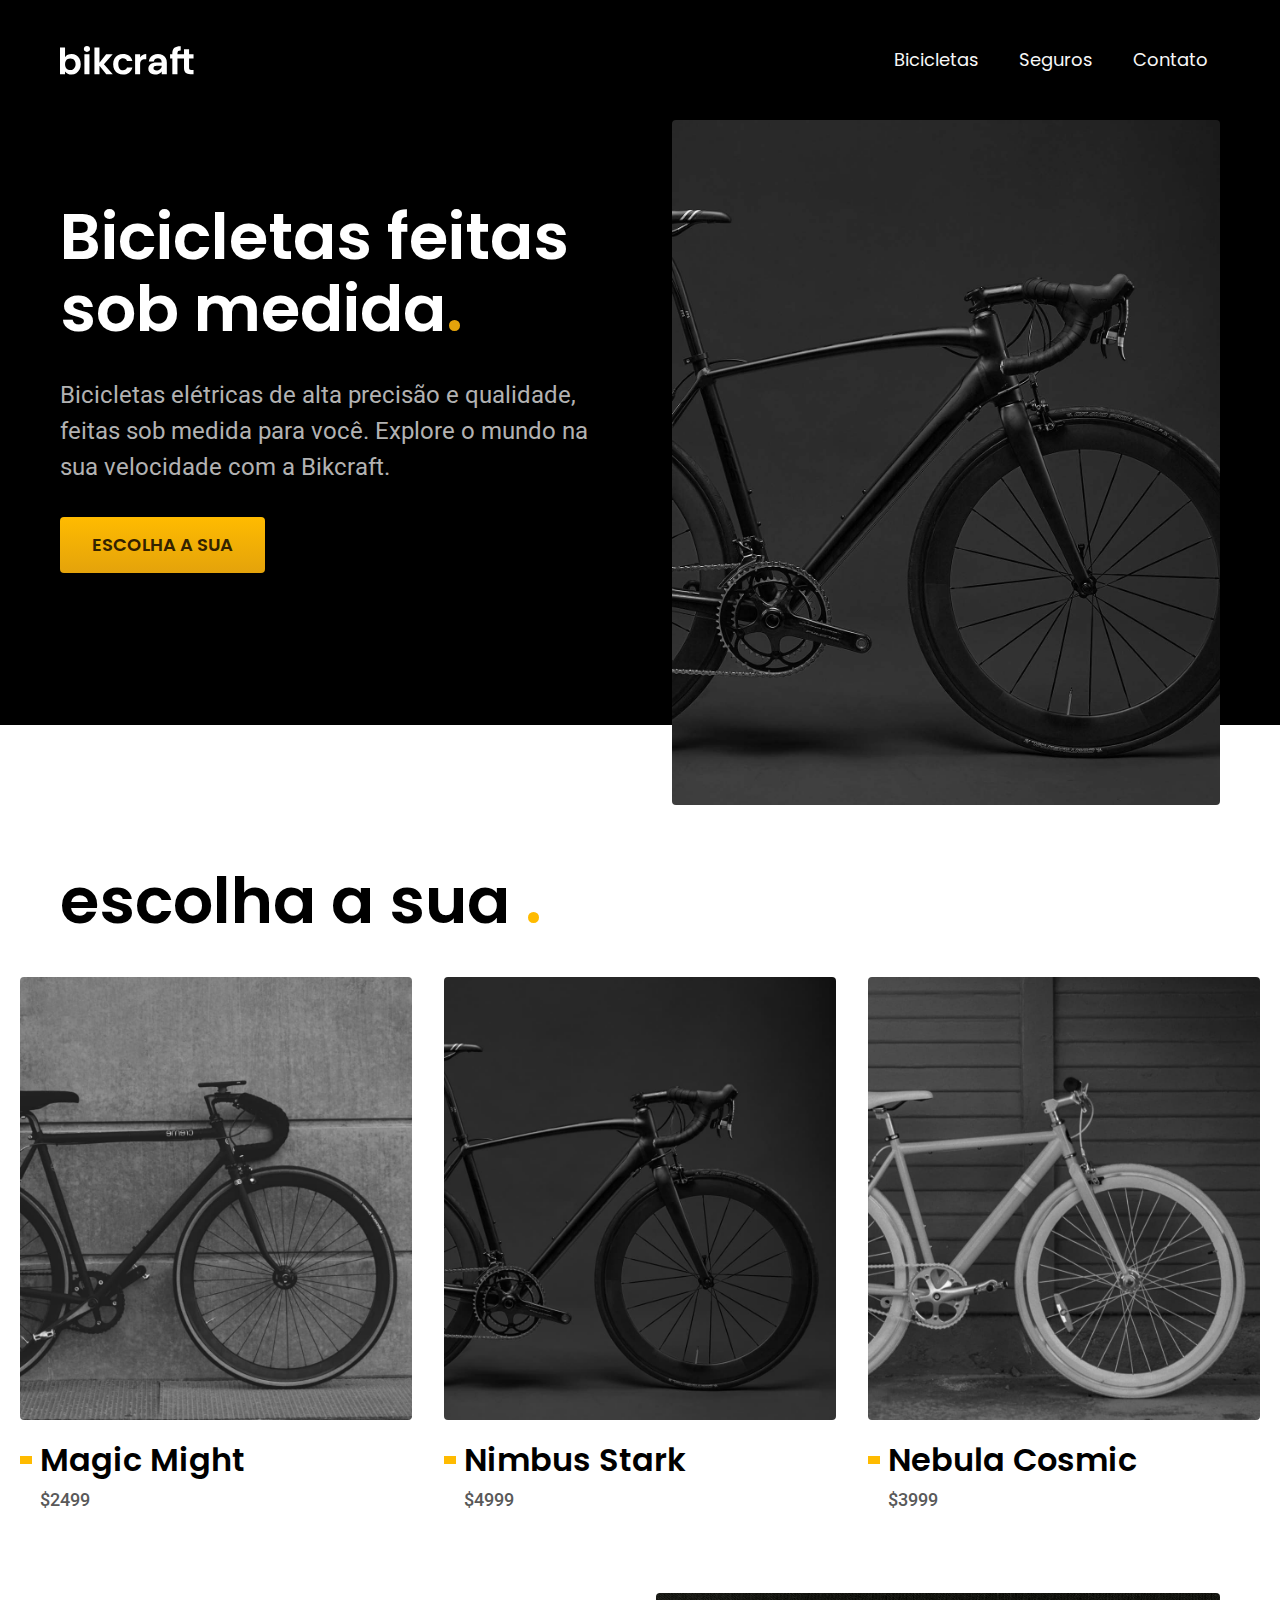
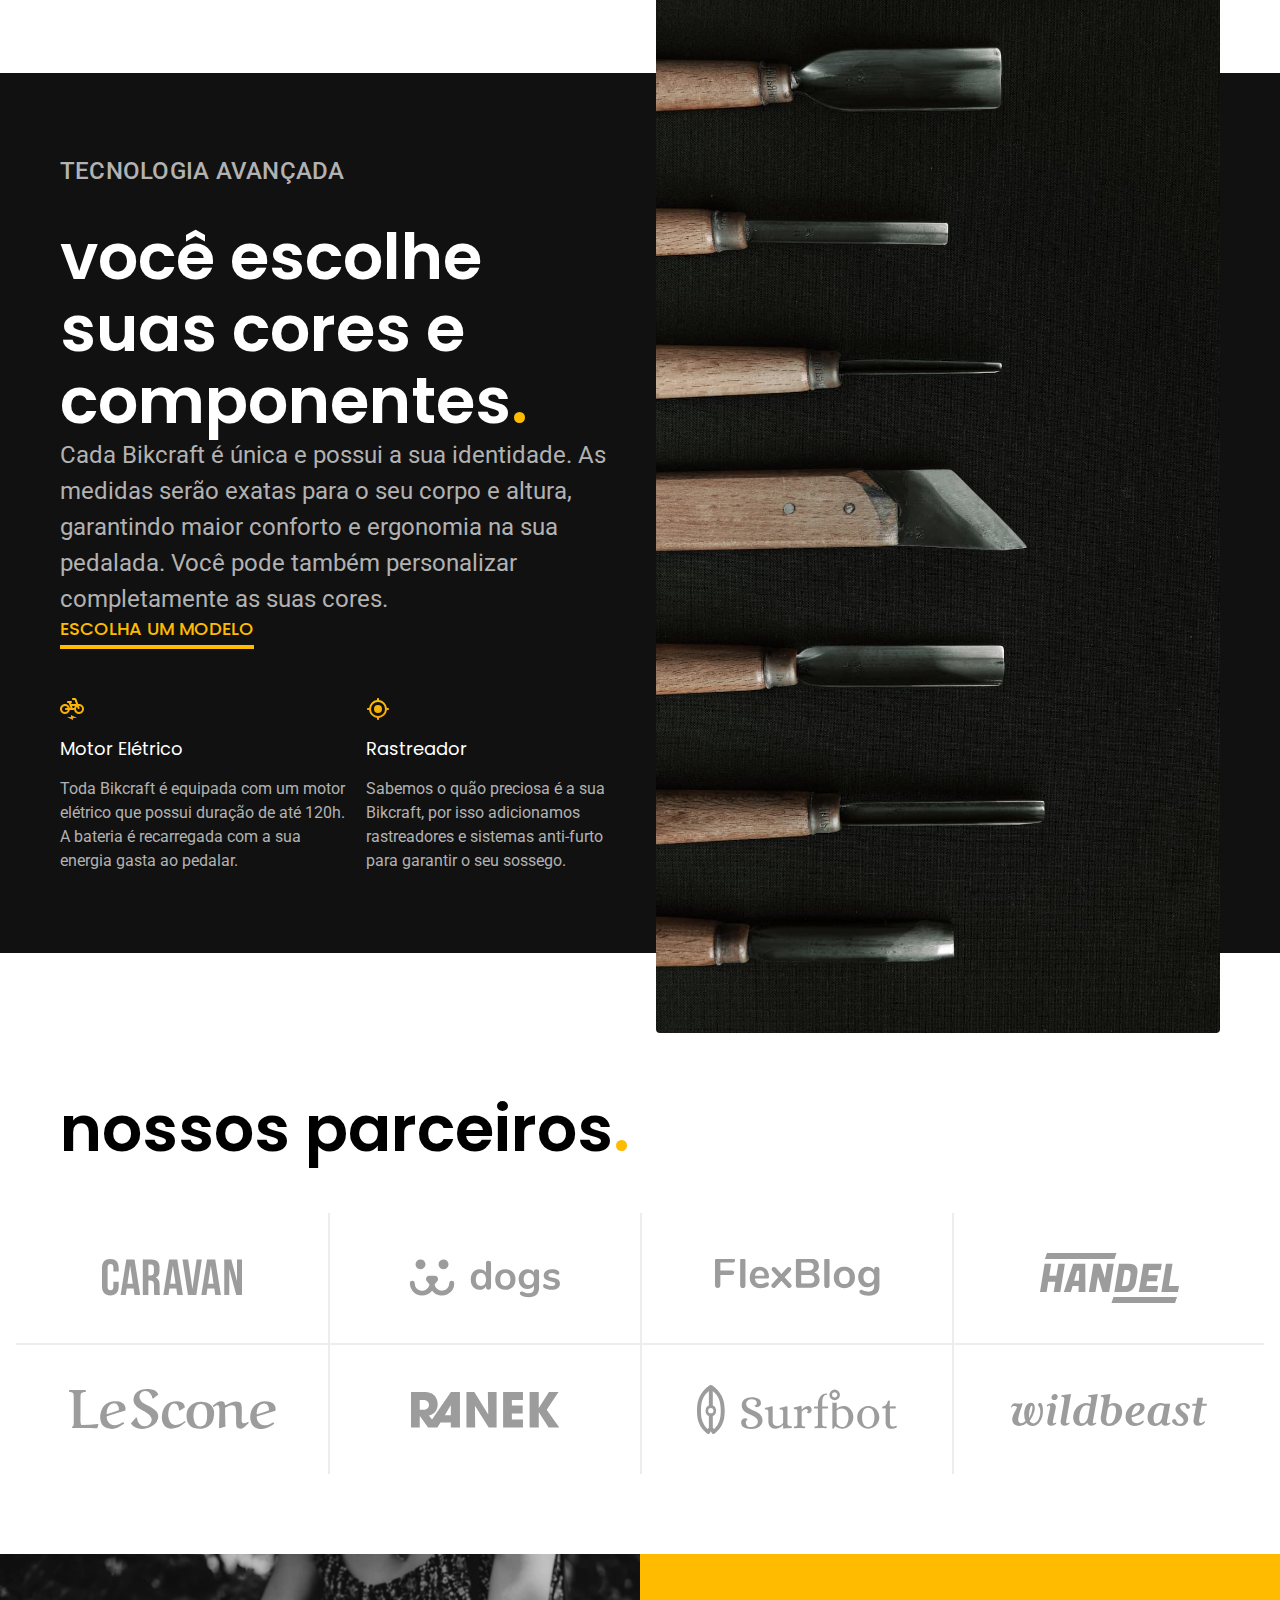
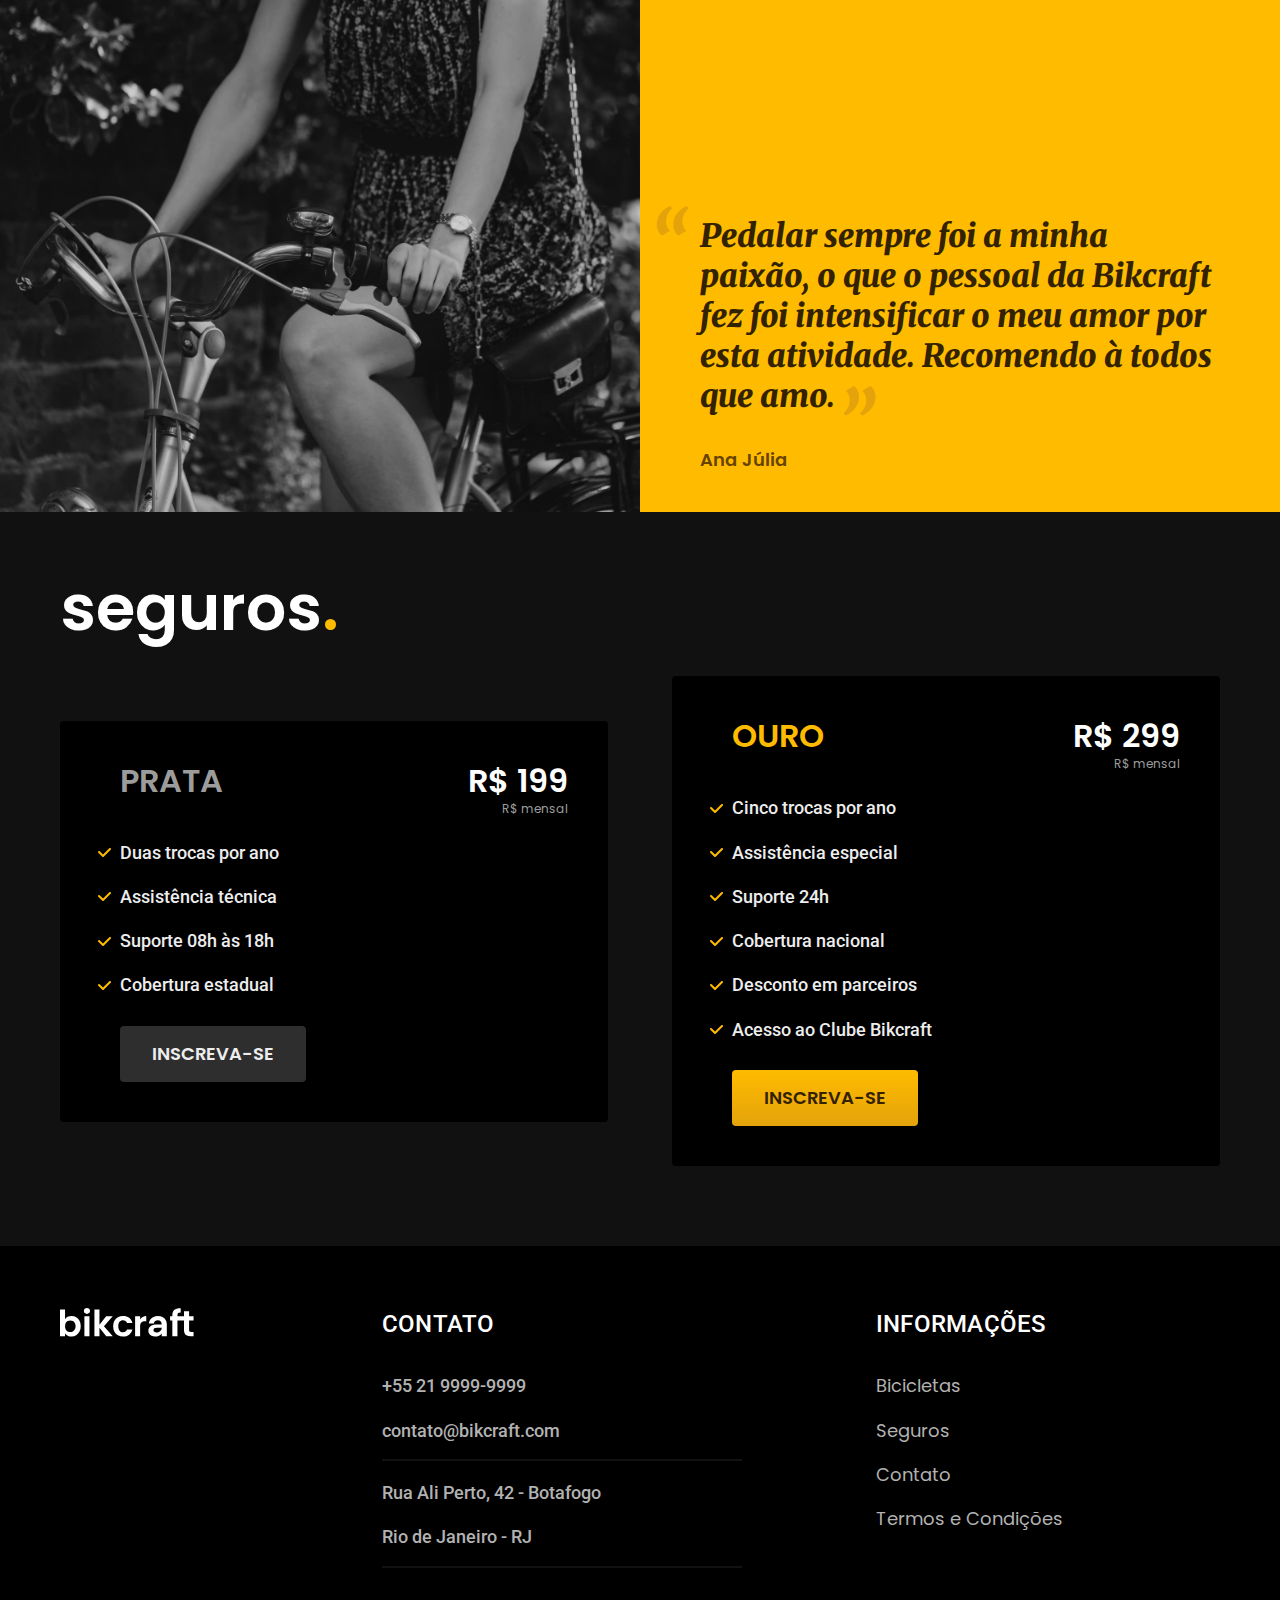
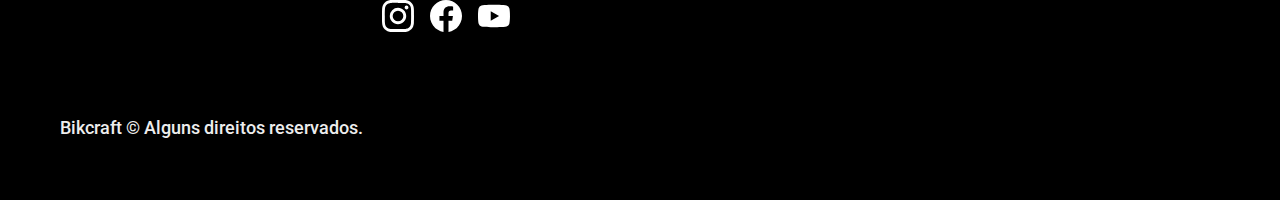
<file: index.html>
<!DOCTYPE html>
<html lang="pt-BR">

<head>
  <meta charset="UTF-8">
  <meta name="viewport" content="width=device-width, initial-scale=1.0">
  <meta name="description" content="Bicicletas elétricas de alta precisão e qualidade, feitas sob medida para você. Explore o mundo na sua velocidade com a Bikcraft.">

  <link rel="preconnect" href="https://fonts.googleapis.com">
  <link rel="preconnect" href="https://fonts.gstatic.com" crossorigin>
  <link href="https://fonts.googleapis.com/css2?family=Merriweather:ital,wght@1,900&family=Poppins:wght@400;500;600&family=Roboto:wght@400;500&display=swap" rel="stylesheet">
  <link rel="stylesheet" href="./css/style.css">
  <title>Bikcraft - Bicicletas elétricas</title>
</head>

<body>
  <header class="header-bg">
    <div class="header container">
      <a href="./">
        <img src="./img/bikcraft.svg" alt="Bikcraft">
      </a>
      <nav aria-label="primaria">
        <ul class="header-menu font-1-m cor-01">
          <li><a href="./bicicletas.html">Bicicletas</a></li>
          <li><a href="./seguros.html">Seguros</a></li>
          <li><a href="./contato.html">Contato</a></li>
        </ul>
      </nav>
    </div>
  </header>
  <main class="intro-bg">
    <div class="container intro">
      <div class="intro-conteudo">
        <h1 class="font-1-xxl">Bicicletas feitas sob medida<span class="cor-p2">.</span></h1>
        <p class="font-2-l cor-05">Bicicletas elétricas de alta precisão e qualidade, feitas sob medida para você. Explore o mundo na sua velocidade com a Bikcraft.</p>
        <a class="botao" href="./bicicletas.html">Escolha a sua</a>
      </div>
      <div>
        <img src="./img/fotos/introducao.jpg" alt="Numbus Stark">
      </div>
    </div>
  </main>
  <article class="bicicletas-lista">
    <h2 class="container font-1-xxl">escolha a sua <span class="cor-p1">.</span></h2>
    <ul class="bicicletas-lista-items">
      <li>
        <a href="./bicicletas/magic.html">
          <img src="./img/bicicletas/magic-home.jpg" alt="Bicicleta preta">
          <h3 class="font-1-xl">Magic Might</h3>
          <p class="font-2-m cor-08">$2499</p>
        </a>
      </li>
      <li>
        <a href="./bicicletas/nimbus.html">
          <img src="./img/bicicletas/nimbus-home.jpg" alt="Bicicleta preta">
          <h3 class="font-1-xl">Nimbus Stark</h3>
          <p class="font-2-m cor-08">$4999</p>
        </a>
      </li>
      <li>
        <a href="./bicicletas/nebula.html">
          <img src="./img/bicicletas/nebula-home.jpg" alt="Bicicleta preta">
          <h3 class="font-1-xl">Nebula Cosmic</h3>
          <p class="font-2-m cor-08">$3999</p>
        </a>
      </li>
    </ul>
  </article>
  <article class="tecnologia-bg">
    <div class="tecnologia container">
      <div class="tecnologia-conteudo">
        <span class="font-2-l-b cor-05">tecnologia avançada</span>
        <h2 class="font-1-xxl cor-00">você escolhe suas cores e componentes<span class="cor-p1">.</span></h2>
        <p class="font-2-l cor-05">Cada Bikcraft é única e possui a sua identidade. As medidas serão exatas para o seu corpo e altura, garantindo maior conforto e ergonomia na sua pedalada. Você pode também personalizar completamente as suas cores.</p>
        <a class="link" href="./bicicletas.html">escolha um modelo</a>
        <div class="tecnologia-vantagens">
          <div>
            <h3 class="font-1-m cor-00 vantagem" id="reparo">Motor Elétrico</h3>
            <p class="font-2-s cor-05">Toda Bikcraft é equipada com um motor elétrico que possui duração de até 120h. A bateria é recarregada com a sua energia gasta ao pedalar.</p>
          </div>
          <div>
            <h3 class="font-1-m cor-00 vantagem" id="rastreador">Rastreador</h3>
            <p class="font-2-s cor-05">Sabemos o quão preciosa é a sua Bikcraft, por isso adicionamos rastreadores e sistemas anti-furto para garantir o seu sossego.</p>
          </div>
        </div>
      </div>
      <div class="tecnologia-img">
        <img src="img/fotos/tecnologia.jpg" alt="">
      </div>
    </div>
  </article>
  <section class="parceiros" aria-label="Nossos Parceiros">
    <h2 class="container font-1-xxl">nossos parceiros<span class="cor-p1">.</span></h2>
    <ul class="parceiros-lista">
      <li><img src="./img/parceiros/caravan.svg" alt="Caravan"></li>
      <li><img src="./img/parceiros/dogs.svg" alt="Dogs"></li>
      <li><img src="./img/parceiros/flexblog.svg" alt="Flexbox"></li>
      <li><img src="./img/parceiros/handel.svg" alt="Handel"></li>
      <li><img src="./img/parceiros/lescone.svg" alt="Lescone"></li>
      <li><img src="./img/parceiros/ranek.svg" alt="Ranek"></li>
      <li><img src="./img/parceiros/surfbot.svg" alt="surfbot"></li>
      <li><img src="./img/parceiros/wildbeast.svg" alt="Wildbeast"></li>
    </ul>
  </section>

  <section class="depoimento" aria-label="Depoimento">
    <div>
      <img src="./img/fotos/depoimento.jpg" alt="Pessoa pedalando uma bicicleta Bikcraft">
    </div>
    <div class="depoimento-conteudo">
      <blockquote class="font-1-xl cor-p5">
        <p>Pedalar sempre foi a minha paixão, o que o pessoal da Bikcraft fez foi intensificar o meu amor por esta atividade. Recomendo à todos que amo.</p>
      </blockquote>
      <span class="font-1-m-b cor-p4">Ana Júlia</span>
    </div>
  </section>
  <article class="seguros-bg">
    <div class="seguros container ">
      <h2 class="font-1-xxl cor-00">seguros<span class="cor-p1">.</span></h2>
      <div class="seguros-item">
        <h3 class="font-1-xl cor-06">PRATA</h3>
        <span class="font-1-xl cor-00">R$ 199<span class="font-1-xs cor-06">R$ mensal</span></span>
        <ul class="font-2-m cor-02">
          <li>Duas trocas por ano</li>
          <li>Assistência técnica</li>
          <li>Suporte 08h às 18h</li>
          <li>Cobertura estadual</li>
        </ul>
        <a class="botao secundario" href="./orcamento.html">inscreva-se</a>
      </div>
      <div class="seguros-item">
        <h3 class="font-1-xl cor-p1">OURO</h3>
        <span class="font-1-xl cor-00">R$ 299<span class="font-1-xs cor-06">R$ mensal</span></span>
        <ul class="font-2-m cor-02">
          <li>Cinco trocas por ano</li>
          <li>Assistência especial</li>
          <li>Suporte 24h</li>
          <li>Cobertura nacional</li>
          <li>Desconto em parceiros</li>
          <li>Acesso ao Clube Bikcraft</li>
        </ul>
        <a class="botao" href="./orcamento.html">inscreva-se</a>
      </div>
    </div>
  </article>
  <footer class="footer-bg">
    <div class="footer container">
      <img src="img/bikcraft.svg" alt="Bikcraft">
      <div class="footer-contato">
        <h3 class="font-2-l-b cor-00">contato</h3>
        <ul class="font-2-m cor-05">
          <li><a href="tel:+552199999999">+55 21 9999-9999</a></li>
          <li><a href="mailto:contato@bikcraft.com">contato@bikcraft.com</a></li>
          <li>Rua Ali Perto, 42 - Botafogo</li>
          <li>Rio de Janeiro - RJ</li>
        </ul>
        <div class="footer-redes">
          <a href="./"><img src="img/redes/instagram.svg" alt="Instagram"></a>
          <a href="./"><img src="img/redes/facebook.svg" alt="Facebook"></a>
          <a href="./"><img src="img/redes/youtube.svg" alt="Youtube"></a>
        </div>
      </div>
      <div class="footer-informacoes">
        <h3 class="font-2-l-b cor-00">informações</h3>
        <nav>
          <ul class="font-1-m cor-05">
            <li><a href="./bicicletas.html">Bicicletas</a></li>
            <li><a href="./seguros.html">Seguros</a></li>
            <li><a href="./contato.html">Contato</a></li>
            <li><a href="./termos.html">Termos e Condições</a></li>
          </ul>
        </nav>
      </div>
      <p class="footer-copy font-2-m cor-02"">Bikcraft © Alguns direitos reservados.</p>
    </div>
  </footer>
</body>

</html>
</file>
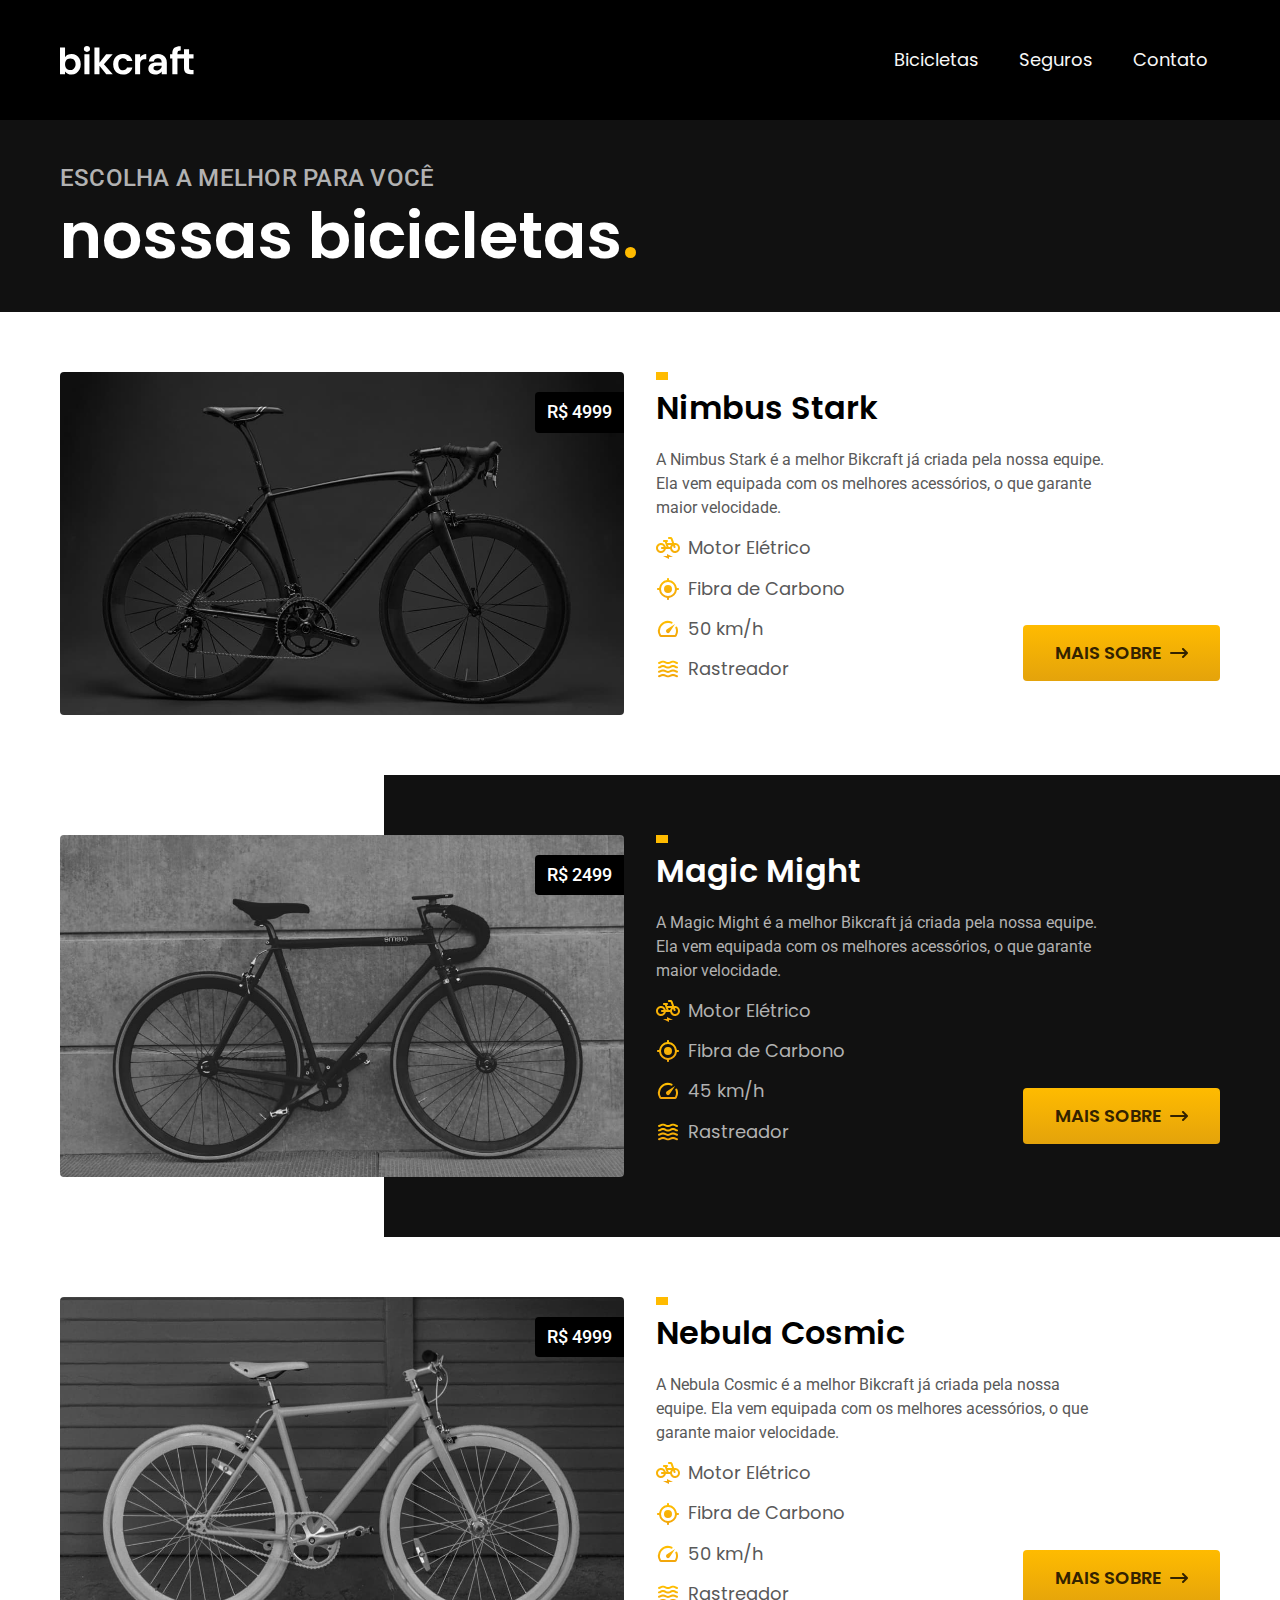
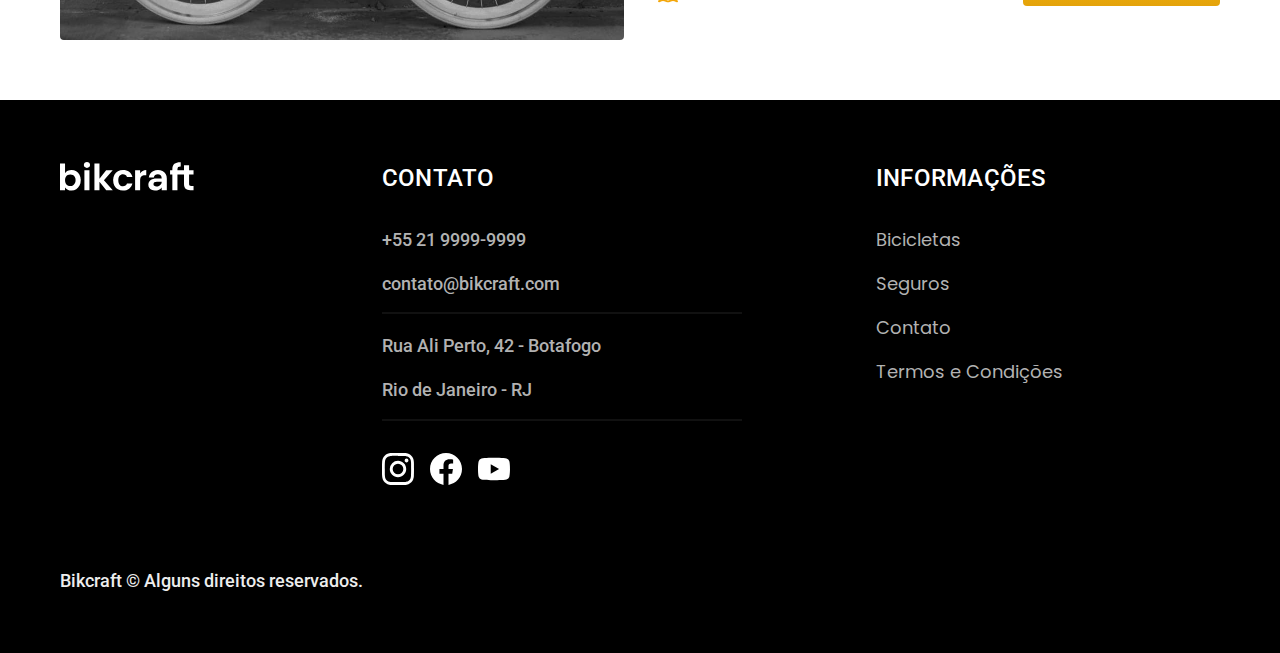
<file: bicicletas.html>
<!DOCTYPE html>
<html lang="pt-BR">

<head>
  <meta charset="UTF-8">
  <meta name="viewport" content="width=device-width, initial-scale=1.0">
  <meta name="description" content="Bicicletas">

  <link rel="preconnect" href="https://fonts.googleapis.com">
  <link rel="preconnect" href="https://fonts.gstatic.com" crossorigin>
  <link href="https://fonts.googleapis.com/css2?family=Merriweather:ital,wght@1,900&family=Poppins:wght@400;500;600&family=Roboto:wght@400;500&display=swap" rel="stylesheet">
  <link rel="stylesheet" href="./css/style.css">
  <title>Bikcraft | Bicicletas</title>
</head>

<body>
  <header class="header-bg">
    <div class="header container">
      <a href="./">
        <img src="./img/bikcraft.svg" alt="Bikcraft">
      </a>
      <nav aria-label="primaria">
        <ul class="header-menu font-1-m cor-01">
          <li><a href="./bicicletas.html">Bicicletas</a></li>
          <li><a href="./seguros.html">Seguros</a></li>
          <li><a href="./contato.html">Contato</a></li>
        </ul>
      </nav>
    </div>
  </header>

  <main>
    <div class="titulo-bg">
      <div class="titulo container">
        <p class="font-2-l-b cor-05">escolha a melhor para você</p>
        <h1 class="font-1-xxl cor-00">nossas bicicletas<span class="cor-p1">.</span></h1>
      </div>
    </div>
    <div class="bicicletas-bg">
      <div class="bicicletas container">
        <div class="bicicletas-imagem">
          <img src="img/bicicletas/nimbus.jpg" alt="Bicicleta preta">
          <span class="font-2-m cor-00">R$ 4999</span>
        </div>
        <div class=" bicicletas-conteudo">
          <h2 class="font-1-xl">Nimbus Stark</h2>
          <p class="font-2-s cor-08">A Nimbus Stark é a melhor Bikcraft já criada pela nossa equipe. Ela vem equipada com os melhores acessórios, o que garante maior velocidade.</p>
          <ul class="font-1-m cor-08">
            <li id="bicicletas-vantagem-01">Motor Elétrico</li>
            <li id="bicicletas-vantagem-02">Fibra de Carbono</li>
            <li id="bicicletas-vantagem-03">50 km/h</li>
            <li id="bicicletas-vantagem-04">Rastreador</li>
          </ul>
          <a class="botao seta" href="./bicicletas/nimbus.html">Mais sobre</a>
        </div>
      </div>
    </div>

    <div class="bicicletas-bg">
      <div class="bicicletas container">
        <div class="bicicletas-imagem">
          <img src="img/bicicletas/magic.jpg" alt="Bicicleta cinza">
          <span class="font-2-m cor-00">R$ 2499</span>
        </div>
        <div class=" bicicletas-conteudo">
          <h2 class="font-1-xl cor-00">Magic Might</h2>
          <p class="font-2-s cor-05">A Magic Might é a melhor Bikcraft já criada pela nossa equipe. Ela vem equipada com os melhores acessórios, o que garante maior velocidade.</p>
          <ul class="font-1-m cor-05">
            <li id="bicicletas-vantagem-01">Motor Elétrico</li>
            <li id="bicicletas-vantagem-02">Fibra de Carbono</li>
            <li id="bicicletas-vantagem-03">45 km/h</li>
            <li id="bicicletas-vantagem-04">Rastreador</li>
          </ul>
          <a class="botao seta" href="./bicicletas/magic.html">Mais sobre</a>
        </div>
      </div>
    </div>

    <div class="bicicletas-bg">
      <div class="bicicletas container">
        <div class="bicicletas-imagem">
          <img src="img/bicicletas/nebula.jpg" alt="Bicicleta branca">
          <span class="font-2-m cor-00">R$ 4999</span>
        </div>
        <div class=" bicicletas-conteudo">
          <h2 class="font-1-xl">Nebula Cosmic</h2>
          <p class="font-2-s cor-08">A Nebula Cosmic é a melhor Bikcraft já criada pela nossa equipe. Ela vem equipada com os melhores acessórios, o que garante maior velocidade.</p>
          <ul class="font-1-m cor-08">
            <li id="bicicletas-vantagem-01">Motor Elétrico</li>
            <li id="bicicletas-vantagem-02">Fibra de Carbono</li>
            <li id="bicicletas-vantagem-03">50 km/h</li>
            <li id="bicicletas-vantagem-04">Rastreador</li>
          </ul>
          <a class="botao seta" href="./bicicletas/nebula.html">Mais sobre</a>
        </div>
      </div>
    </div>


  </main>

  <footer class="footer-bg">
    <div class="footer container">
      <img src="img/bikcraft.svg" alt="Bikcraft">
      <div class="footer-contato">
        <h3 class="font-2-l-b cor-00">contato</h3>
        <ul class="font-2-m cor-05">
          <li><a href="tel:+552199999999">+55 21 9999-9999</a></li>
          <li><a href="mailto:contato@bikcraft.com">contato@bikcraft.com</a></li>
          <li>Rua Ali Perto, 42 - Botafogo</li>
          <li>Rio de Janeiro - RJ</li>
        </ul>
        <div class="footer-redes">
          <a href="./"><img src="img/redes/instagram.svg" alt="Instagram"></a>
          <a href="./"><img src="img/redes/facebook.svg" alt="Facebook"></a>
          <a href="./"><img src="img/redes/youtube.svg" alt="Youtube"></a>
        </div>
      </div>
      <div class="footer-informacoes">
        <h3 class="font-2-l-b cor-00">informações</h3>
        <nav>
          <ul class="font-1-m cor-05">
            <li><a href="./bicicletas.html">Bicicletas</a></li>
            <li><a href="./seguros.html">Seguros</a></li>
            <li><a href="./contato.html">Contato</a></li>
            <li><a href="./termos.html">Termos e Condições</a></li>
          </ul>
        </nav>
      </div>
      <p class="footer-copy font-2-m cor-02"">Bikcraft © Alguns direitos reservados.</p>
    </div>
  </footer>
</body>
</file>
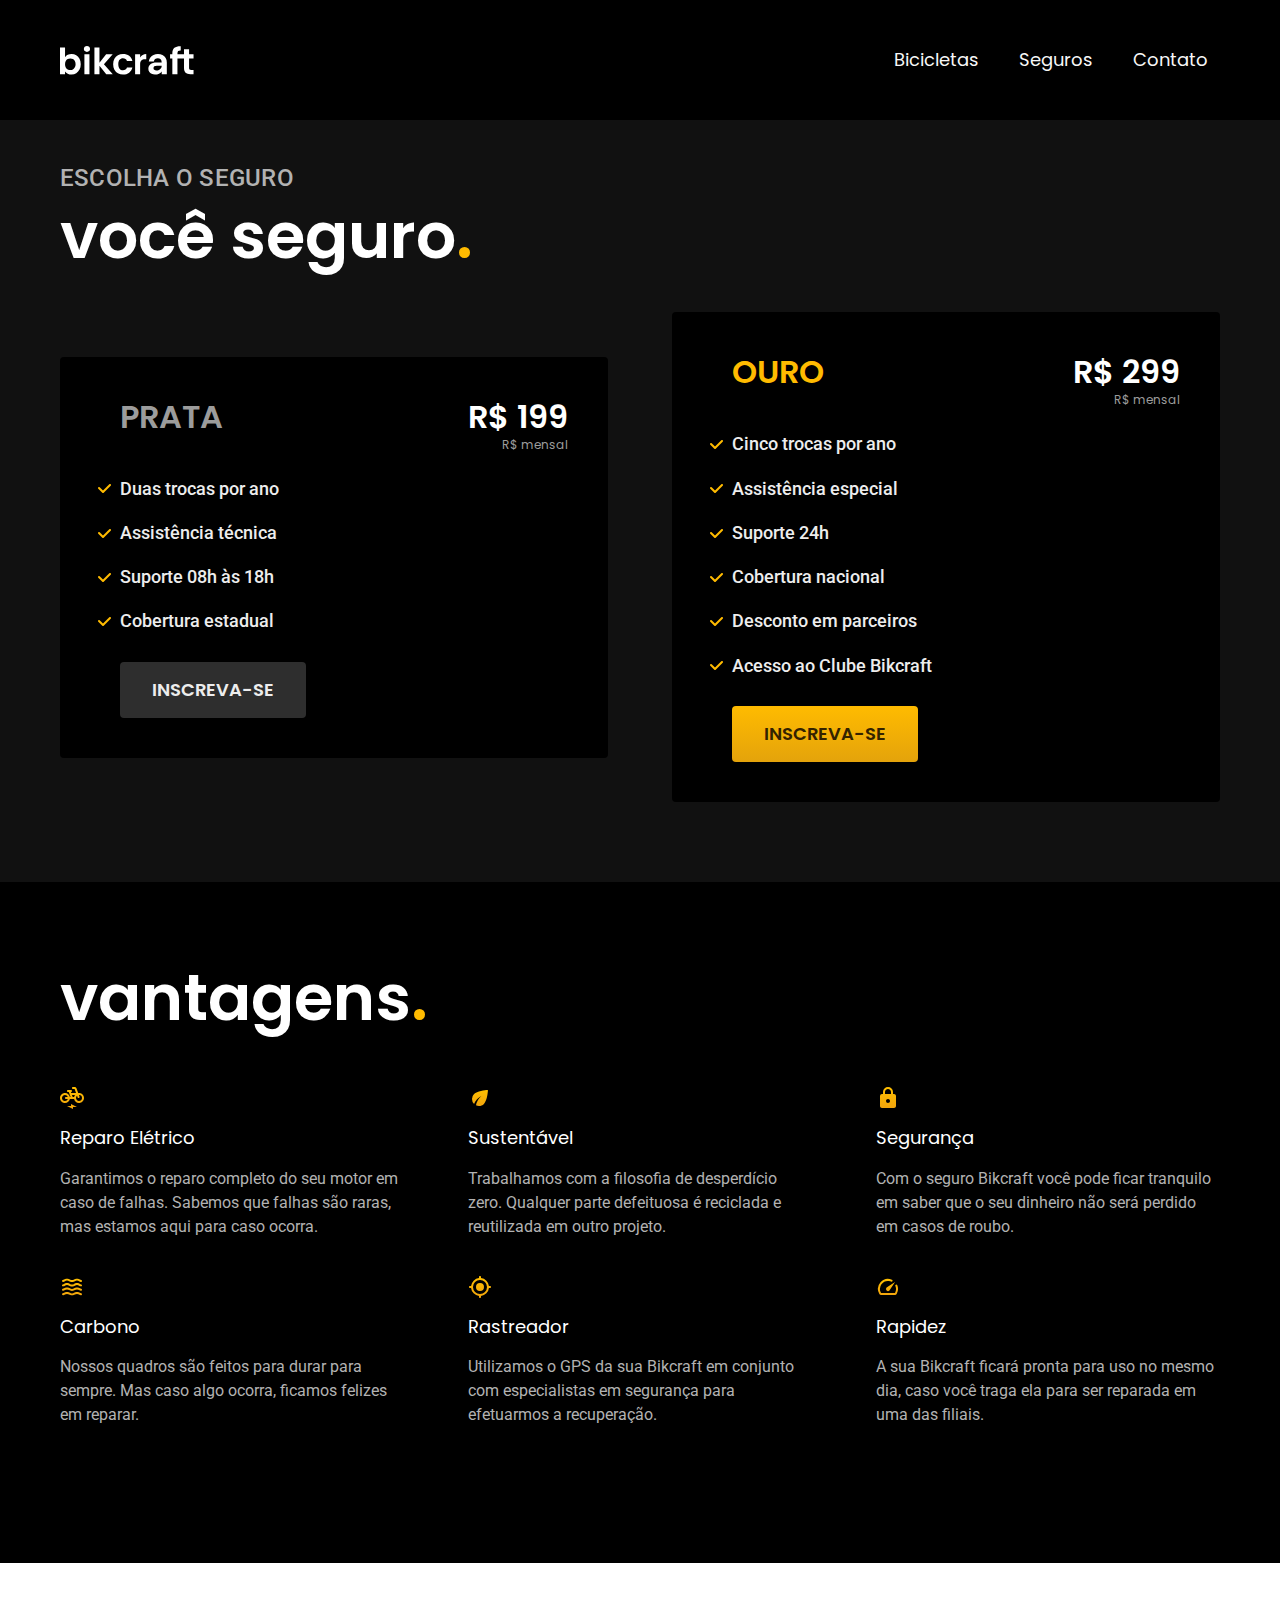
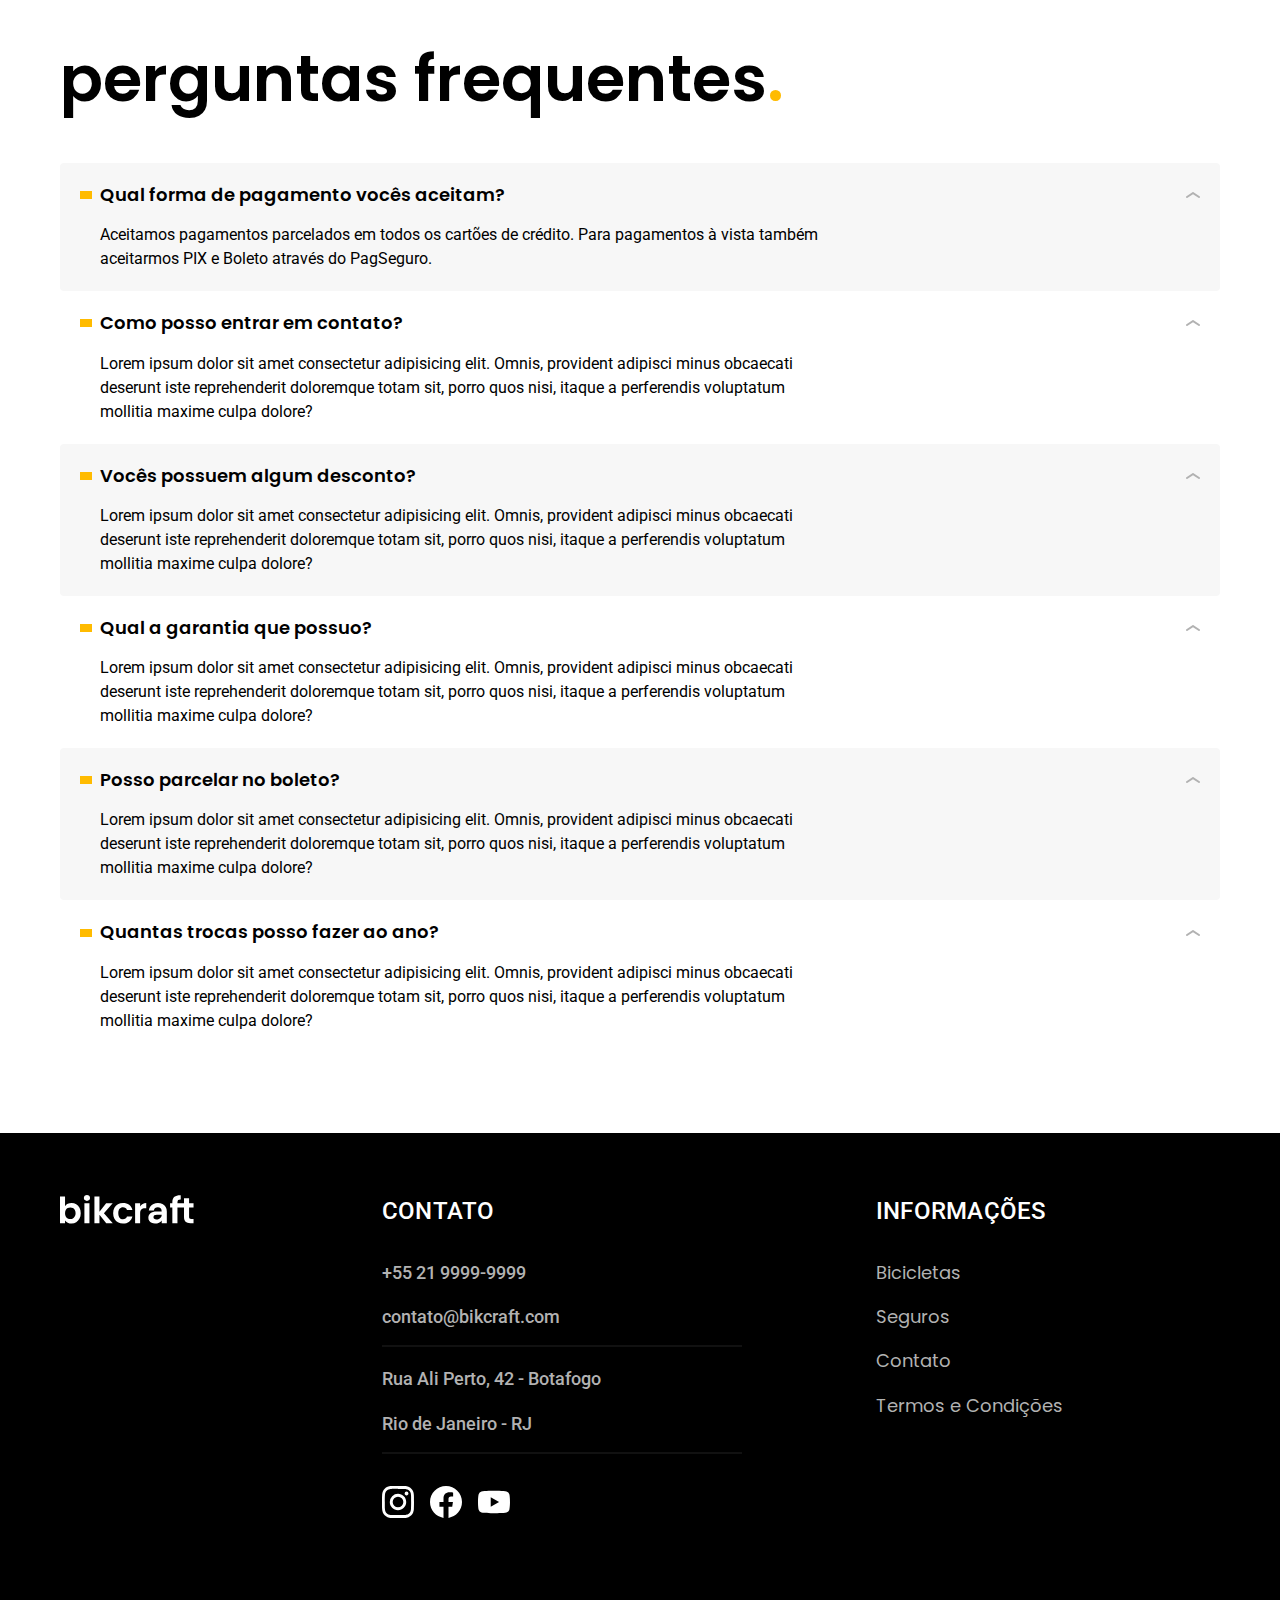
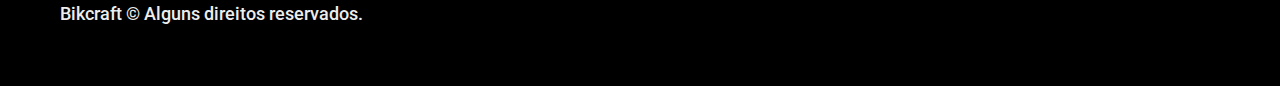
<file: seguros.html>
<!DOCTYPE html>
<html lang="pt-BR">

<head>
  <meta charset="UTF-8">
  <meta name="viewport" content="width=device-width, initial-scale=1.0">
  <meta name="description" content="Seguros">

  <link rel="preconnect" href="https://fonts.googleapis.com">
  <link rel="preconnect" href="https://fonts.gstatic.com" crossorigin>
  <link href="https://fonts.googleapis.com/css2?family=Merriweather:ital,wght@1,900&family=Poppins:wght@400;500;600&family=Roboto:wght@400;500&display=swap" rel="stylesheet">
  <link rel="stylesheet" href="./css/style.css">
  <title>Bikcraft | Seguros</title>
</head>

<body id="seguros">
  <header class="header-bg">
    <div class="header container">
      <a href="./">
        <img src="./img/bikcraft.svg" alt="Bikcraft">
      </a>
      <nav aria-label="primaria">
        <ul class="header-menu font-1-m cor-01">
          <li><a href="./bicicletas.html">Bicicletas</a></li>
          <li><a href="./seguros.html">Seguros</a></li>
          <li><a href="./contato.html">Contato</a></li>
        </ul>
      </nav>
    </div>
  </header>

  <main class="seguros-bg">
    <div class="titulo-bg">
      <div class="titulo container">
        <p class="font-2-l-b cor-05">Escolha o seguro</p>
        <h1 class="font-1-xxl cor-00">você seguro<span class="cor-p1">.</span></h1>
      </div>
    </div>
    <div class="seguros container ">
      <div class="seguros-item">
        <h3 class="font-1-xl cor-06">PRATA</h3>
        <span class="font-1-xl cor-00">R$ 199<span class="font-1-xs cor-06">R$ mensal</span></span>
        <ul class="font-2-m cor-02">
          <li>Duas trocas por ano</li>
          <li>Assistência técnica</li>
          <li>Suporte 08h às 18h</li>
          <li>Cobertura estadual</li>
        </ul>
        <a class="botao secundario" href="./orcamento.html">inscreva-se</a>
      </div>
      <div class="seguros-item">
        <h3 class="font-1-xl cor-p1">OURO</h3>
        <span class="font-1-xl cor-00">R$ 299<span class="font-1-xs cor-06">R$ mensal</span></span>
        <ul class="font-2-m cor-02">
          <li>Cinco trocas por ano</li>
          <li>Assistência especial</li>
          <li>Suporte 24h</li>
          <li>Cobertura nacional</li>
          <li>Desconto em parceiros</li>
          <li>Acesso ao Clube Bikcraft</li>
        </ul>
        <a class="botao" href="./orcamento.html">inscreva-se</a>
      </div>
    </div>
  </main>
  <article class="vantagens-bg">
    <div class="vantagens container">
      <h2 class="font-1-xxl cor-00">vantagens<span class="cor-p1">.</span></h2>
      <ul class="vantagens-itens cor-00">
        <li>
          <h3 class="font-1-m cor-00 vantagem" id="reparo">Reparo Elétrico</h3>
          <p class="font-2-s cor-05">Garantimos o reparo completo do seu motor em caso de falhas. Sabemos que falhas são raras, mas estamos aqui para caso ocorra.</p>
        </li>
        <li>
          <h3 class="font-1-m cor-00 vantagem" id="sustentavel">Sustentável</h3>
          <p class="font-2-s cor-05">Trabalhamos com a filosofia de desperdício zero. Qualquer parte defeituosa é reciclada e reutilizada em outro projeto.</p>
        </li>
        <li>
          <h3 class="font-1-m cor-00 vantagem" id="seguranca">Segurança</h3>
          <p class="font-2-s cor-05">Com o seguro Bikcraft você pode ficar tranquilo em saber que o seu dinheiro não será perdido em casos de roubo.</p>
        </li>
        <li>
          <h3 class="font-1-m cor-00 vantagem" id="carbono">Carbono</h3>
          <p class="font-2-s cor-05">Nossos quadros são feitos para durar para sempre. Mas caso algo ocorra, ficamos felizes em reparar.</p>
        </li>
        <li>
          <h3 class="font-1-m cor-00 vantagem" id="rastreador">Rastreador</h3>
          <p class="font-2-s cor-05">Utilizamos o GPS da sua Bikcraft em conjunto com especialistas em segurança para efetuarmos a recuperação.</p>
        </li>
        <li>
          <h3 class="font-1-m cor-00 vantagem" id="rapidez">Rapidez</h3>
          <p class="font-2-s cor-05">A sua Bikcraft ficará pronta para uso no mesmo dia, caso você traga ela para ser reparada em uma das filiais.</p>
        </li>
      </ul>
    </div>
  </article>

  <article class="perguntas container">
    <h2 class="font-1-xxl">perguntas frequentes<span class="cor-p1">.</span></h2>

    <dl>
      <div>
        <dt class="font-1-m-b">Qual forma de pagamento vocês aceitam?</dt>
        <dd class="font-2-s cor-09">Aceitamos pagamentos parcelados em todos os cartões de crédito. Para pagamentos à vista também aceitarmos PIX e Boleto através do PagSeguro.</dd>
      </div>
      <div>
        <dt class="font-1-m-b">Como posso entrar em contato?</dt>
        <dd class="font-2-s cor-09">Lorem ipsum dolor sit amet consectetur adipisicing elit. Omnis, provident adipisci minus obcaecati deserunt iste reprehenderit doloremque totam sit, porro quos nisi, itaque a perferendis voluptatum mollitia maxime culpa dolore?</dd>
      </div>
      <div>
        <dt class="font-1-m-b">Vocês possuem algum desconto?</dt>
        <dd class="font-2-s cor-09">Lorem ipsum dolor sit amet consectetur adipisicing elit. Omnis, provident adipisci minus obcaecati deserunt iste reprehenderit doloremque totam sit, porro quos nisi, itaque a perferendis voluptatum mollitia maxime culpa dolore?</dd>
      </div>
      <div>
        <dt class="font-1-m-b">Qual a garantia que possuo?</dt>
        <dd class="font-2-s cor-09">Lorem ipsum dolor sit amet consectetur adipisicing elit. Omnis, provident adipisci minus obcaecati deserunt iste reprehenderit doloremque totam sit, porro quos nisi, itaque a perferendis voluptatum mollitia maxime culpa dolore?</dd>
      </div>
      <div>
        <dt class="font-1-m-b">Posso parcelar no boleto?</dt>
        <dd class="font-2-s cor-09">Lorem ipsum dolor sit amet consectetur adipisicing elit. Omnis, provident adipisci minus obcaecati deserunt iste reprehenderit doloremque totam sit, porro quos nisi, itaque a perferendis voluptatum mollitia maxime culpa dolore?</dd>
      </div>
      <div>
        <dt class="font-1-m-b">Quantas trocas posso fazer ao ano?</dt>
        <dd class="font-2-s cor-09">Lorem ipsum dolor sit amet consectetur adipisicing elit. Omnis, provident adipisci minus obcaecati deserunt iste reprehenderit doloremque totam sit, porro quos nisi, itaque a perferendis voluptatum mollitia maxime culpa dolore?</dd>
    </dl>
  </article>


  <footer class="footer-bg">
    <div class="footer container">
      <img src="img/bikcraft.svg" alt="Bikcraft">
      <div class="footer-contato">
        <h3 class="font-2-l-b cor-00">contato</h3>
        <ul class="font-2-m cor-05">
          <li><a href="tel:+552199999999">+55 21 9999-9999</a></li>
          <li><a href="mailto:contato@bikcraft.com">contato@bikcraft.com</a></li>
          <li>Rua Ali Perto, 42 - Botafogo</li>
          <li>Rio de Janeiro - RJ</li>
        </ul>
        <div class="footer-redes">
          <a href="./"><img src="img/redes/instagram.svg" alt="Instagram"></a>
          <a href="./"><img src="img/redes/facebook.svg" alt="Facebook"></a>
          <a href="./"><img src="img/redes/youtube.svg" alt="Youtube"></a>
        </div>
      </div>
      <div class="footer-informacoes">
        <h3 class="font-2-l-b cor-00">informações</h3>
        <nav>
          <ul class="font-1-m cor-05">
            <li><a href="./bicicletas.html">Bicicletas</a></li>
            <li><a href="./seguros.html">Seguros</a></li>
            <li><a href="./contato.html">Contato</a></li>
            <li><a href="./termos.html">Termos e Condições</a></li>
          </ul>
        </nav>
      </div>
      <p class="footer-copy font-2-m cor-02"">Bikcraft © Alguns direitos reservados.</p>
    </div>
  </footer>
</body>
</file>
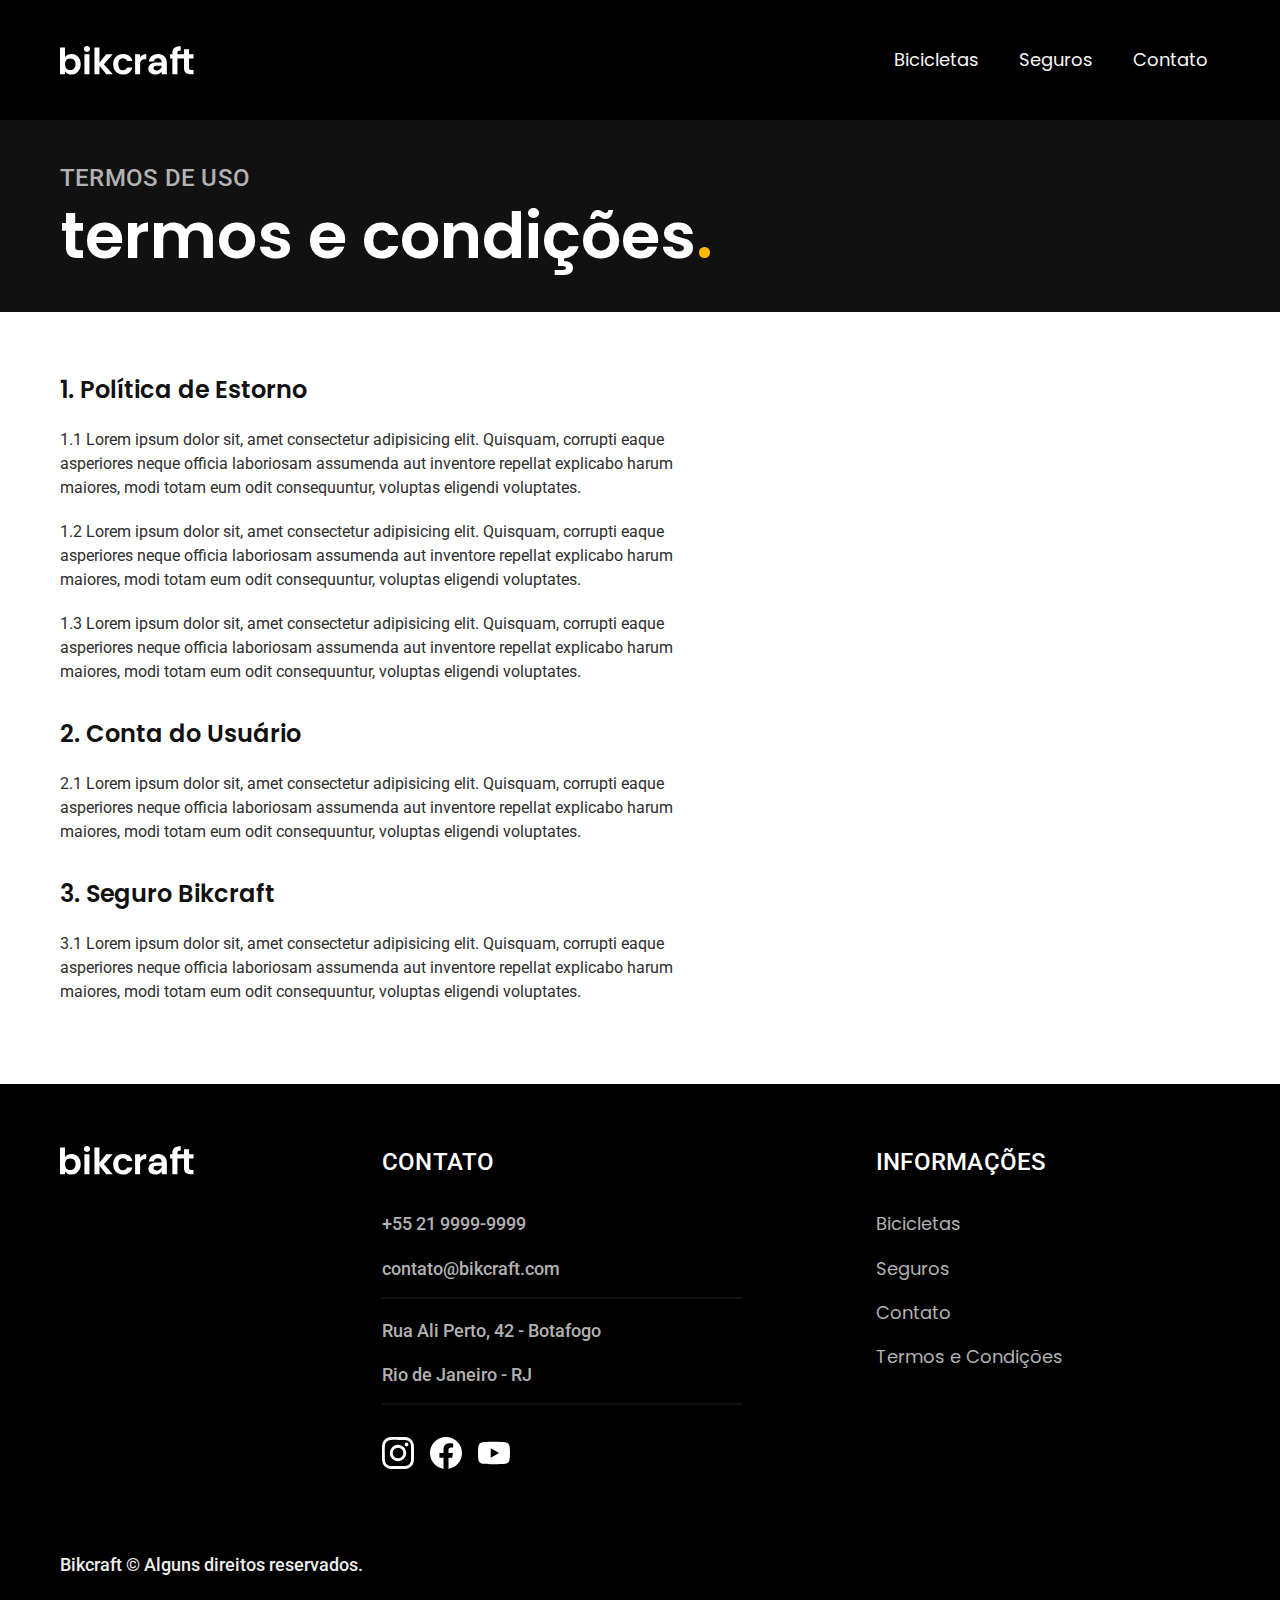
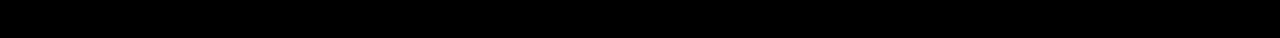
<file: termos.html>
<!DOCTYPE html>
<html lang="pt-BR">

<head>
  <meta charset="UTF-8">
  <meta name="viewport" content="width=device-width, initial-scale=1.0">
  <meta name="description" content="Termos e condições">

  <link rel="preconnect" href="https://fonts.googleapis.com">
  <link rel="preconnect" href="https://fonts.gstatic.com" crossorigin>
  <link href="https://fonts.googleapis.com/css2?family=Merriweather:ital,wght@1,900&family=Poppins:wght@400;500;600&family=Roboto:wght@400;500&display=swap" rel="stylesheet">
  <link rel="stylesheet" href="./css/style.css">
  <title>Bikcraft | Termos e Condições</title>
</head>

<body>
  <header class="header-bg">
    <div class="header container">
      <a href="./">
        <img src="./img/bikcraft.svg" alt="Bikcraft">
      </a>
      <nav aria-label="primaria">
        <ul class="header-menu font-1-m cor-01">
          <li><a href="./bicicletas.html">Bicicletas</a></li>
          <li><a href="./seguros.html">Seguros</a></li>
          <li><a href="./contato.html">Contato</a></li>
        </ul>
      </nav>
    </div>
  </header>

  <main>
    <div class="titulo-bg">
      <div class="titulo container">
        <p class="font-2-l-b cor-05">termos de uso</p>
        <h1 class="font-1-xxl cor-00">termos e condições<span class="cor-p1">.</span></h1>
      </div>
    </div>
    <!-- Aplicando o estilo da FONTE na DIV, não há necessidade de inserir P por P -->
    <div class="termos font-2-s cor-10 container">
      <h2 class="font-1-l cor-11">1. Política de Estorno</h2>
      <p>1.1 Lorem ipsum dolor sit, amet consectetur adipisicing elit. Quisquam, corrupti eaque asperiores neque officia laboriosam assumenda aut inventore repellat explicabo harum maiores, modi totam eum odit consequuntur, voluptas eligendi voluptates.</p>
      <p>1.2 Lorem ipsum dolor sit, amet consectetur adipisicing elit. Quisquam, corrupti eaque asperiores neque officia laboriosam assumenda aut inventore repellat explicabo harum maiores, modi totam eum odit consequuntur, voluptas eligendi voluptates.</p>
      <p>1.3 Lorem ipsum dolor sit, amet consectetur adipisicing elit. Quisquam, corrupti eaque asperiores neque officia laboriosam assumenda aut inventore repellat explicabo harum maiores, modi totam eum odit consequuntur, voluptas eligendi voluptates.</p>
      <h2 class="font-1-l cor-11">2. Conta do Usuário</h2>
      <p>2.1 Lorem ipsum dolor sit, amet consectetur adipisicing elit. Quisquam, corrupti eaque asperiores neque officia laboriosam assumenda aut inventore repellat explicabo harum maiores, modi totam eum odit consequuntur, voluptas eligendi voluptates.</p>
      <h2 class="font-1-l cor-11">3. Seguro Bikcraft</h2>
      <p>3.1 Lorem ipsum dolor sit, amet consectetur adipisicing elit. Quisquam, corrupti eaque asperiores neque officia laboriosam assumenda aut inventore repellat explicabo harum maiores, modi totam eum odit consequuntur, voluptas eligendi voluptates.</p>
    </div>

  </main>

  <footer class="footer-bg">
    <div class="footer container">
      <img src="img/bikcraft.svg" alt="Bikcraft">
      <div class="footer-contato">
        <h3 class="font-2-l-b cor-00">contato</h3>
        <ul class="font-2-m cor-05">
          <li><a href="tel:+552199999999">+55 21 9999-9999</a></li>
          <li><a href="mailto:contato@bikcraft.com">contato@bikcraft.com</a></li>
          <li>Rua Ali Perto, 42 - Botafogo</li>
          <li>Rio de Janeiro - RJ</li>
        </ul>
        <div class="footer-redes">
          <a href="./"><img src="img/redes/instagram.svg" alt="Instagram"></a>
          <a href="./"><img src="img/redes/facebook.svg" alt="Facebook"></a>
          <a href="./"><img src="img/redes/youtube.svg" alt="Youtube"></a>
        </div>
      </div>
      <div class="footer-informacoes">
        <h3 class="font-2-l-b cor-00">informações</h3>
        <nav>
          <ul class="font-1-m cor-05">
            <li><a href="./bicicletas.html">Bicicletas</a></li>
            <li><a href="./seguros.html">Seguros</a></li>
            <li><a href="./contato.html">Contato</a></li>
            <li><a href="./termos.html">Termos e Condições</a></li>
          </ul>
        </nav>
      </div>
      <p class="footer-copy font-2-m cor-02"">Bikcraft © Alguns direitos reservados.</p>
    </div>
  </footer>
</body>
</file>
<file: css/style.css>
@import "./global/global.css";
@import "./global/header.css";
@import "./global/footer.css";

/* Home */
@import "./home/introducao.css";
@import "./home/tecnologia.css";
@import "./home/parceiros.css";
@import "./home/depoimento.css";

/* seguros */
@import "./seguros/seguros.css";
@import "./seguros/vantagens.css";
@import "./seguros/perguntas.css";

/* Utilidades */
@import "./utilidades/componentes.css";
@import "./utilidades/tipografia.css";
@import "./utilidades/cores.css";

/* Páginas */
@import "./bicicletas/bicicletas-lista.css";
@import "./bicicletas/bicicletas.css";
@import "./termos/termos.css";
</file>
